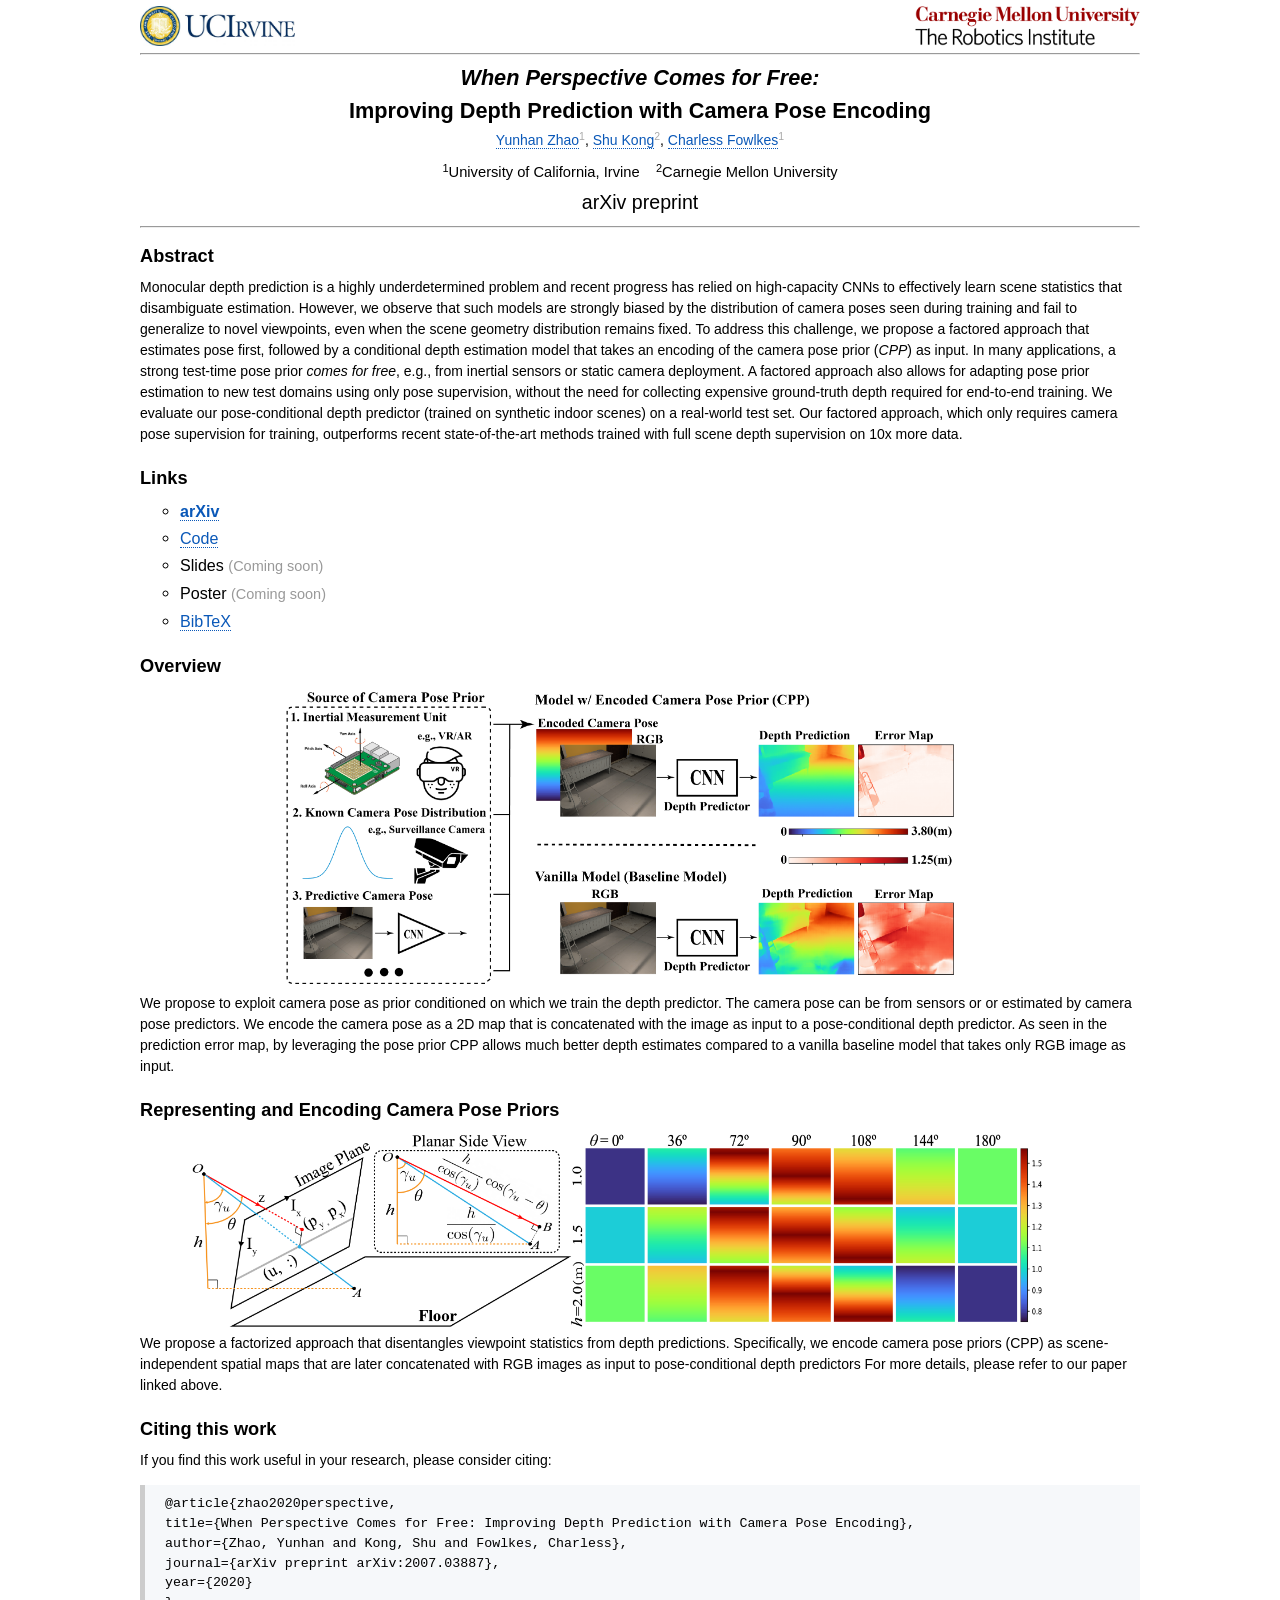
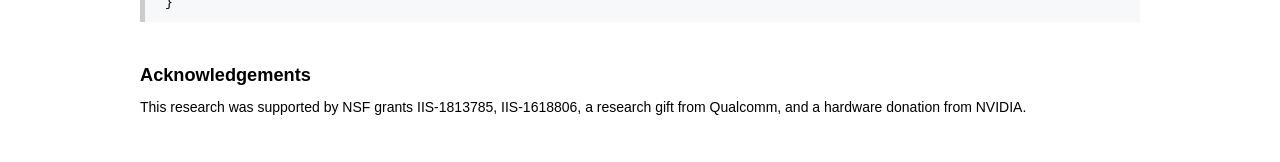
<file: arXiv/camera_pose_encoding.html>
<!DOCTYPE html>
<html lang="en">
<head>
  <meta charset="UTF-8">
  <meta name="keywords" content="camera pose, pose-conditional depth predictor, encoding camera pose, uci, fowlkes, computational vision lab"/>
  <title>When Perspective Comes for Free: Improving Depth Prediction with Camera Pose Encoding -- arXiv preprint</title>

  <link href="../css/normalize.css" rel="stylesheet" type="text/css"/>
  <link href="../css/reset.css" rel="stylesheet" type="text/css"/>
  <link href="../css/style.css" rel="stylesheet" type="text/css"/>
  <link rel="shortcut icon" href="/favicon.ico" type="image/x-icon">
  <script src="https://ajax.googleapis.com/ajax/libs/jquery/3.4.1/jquery.min.js"></script>
  
</head>
<body>
<div class="container">
  <div class="project-page">

    <div class="affiliation">
      <a href="https://www.ri.cmu.edu/"><img class="rightalign" src="img/cmu_03.png"></a>
      <a href="https://www.ics.uci.edu/"><img class="leftalign" src="img/uci_02.jpg"></a>
    </div>

    <hr>
    <h1>
      <i>When Perspective Comes for Free:</i> <br>Improving Depth Prediction with Camera Pose Encoding</br>
    </h1>

    <div class="authors">
      <a href="https://www.ics.uci.edu/~yunhaz5/">Yunhan Zhao</a><sup><font color="#A9A9A9">1</font></sup>,
      <a href="http://www.cs.cmu.edu/~shuk/">Shu Kong</a><sup><font color="#A9A9A9">2</font></sup>,
      <a href="https://www.ics.uci.edu/~fowlkes/">Charless Fowlkes</a><sup><font color="#A9A9A9">1</font></sup>

    </div>

    <div class="institution">
      <sup>1</sup>University of California, Irvine &nbsp&nbsp <sup>2</sup>Carnegie Mellon University
    </div>
    <div class="venue">
      arXiv preprint
    </div>

    <hr>

    <div class="abstract section">
      <h2>Abstract</h2>
      <p>
        Monocular depth prediction is a highly underdetermined problem and recent progress has relied on high-capacity CNNs to effectively learn scene statistics that disambiguate estimation. However, we observe that such models are strongly biased by the distribution of camera poses seen during training and fail to generalize to novel viewpoints, even when the scene geometry distribution remains fixed. To address this challenge, we propose a factored approach that estimates pose first, followed by a conditional depth estimation model that takes an encoding of the camera pose prior (<i>CPP</i>) as input. In many applications, a strong test-time pose prior <i>comes for free</i>, e.g., from inertial sensors or static camera deployment. A factored approach also allows for adapting pose prior estimation to new test domains using only pose supervision, without the need for collecting expensive ground-truth depth required for end-to-end training.  We evaluate our pose-conditional depth predictor (trained on synthetic indoor scenes) on a real-world test set. Our factored approach, which only requires camera pose supervision for training, outperforms recent state-of-the-art methods trained with full scene depth supervision on 10x more data. 
      </p>
    </div>

    <div class="links section">
<!--      <div class="preview">-->
<!--        <a href="">-->
<!--          <img src="preview/000.png" alt="page 1">-->
<!--          <img src="preview/001.png" alt="page 2">-->
<!--          <img src="preview/002.png" alt="page 3">-->
<!--          <img src="preview/003.png" alt="page 4">-->
<!--          <img src="preview/004.png" alt="page 5">-->
<!--          <img src="preview/005.png" alt="page 6">-->
<!--          <img src="preview/006.png" alt="page 7">-->
<!--          <img src="preview/007.png" alt="page 8">-->
<!--          <img src="preview/011.png" alt="page 12">-->
<!--          <img src="preview/012.png" alt="page 13">-->
<!--          <img src="preview/013.png" alt="page 14">-->
<!--          <img src="preview/014.png" alt="page 15">-->
<!--        </a>-->
<!--      </div>-->
      <h2>Links</h2>
      <ul>
        <li><a href="https://arxiv.org/pdf/2007.03887.pdf"><strong>arXiv</strong></a></li>
        <li><a href="https://github.com/yzhao520/CPP">Code</a></li>
        <li>Slides <span>(Coming soon)</span></li>
        <li>Poster <span>(Coming soon)</span></li>
        <li><a href="zhao2020perspective.bib">BibTeX</a></li>
      </ul>
    </div>

    <div class="overview section">
      <h2>Overview</h2>
      <div style="text-align: center">
        <img src="img/flowchart.png" height="300px" style="margin-right: 46px">
      </div>
      <p>
        We propose to exploit camera pose as prior conditioned on which we train the depth predictor. The camera pose can be from sensors or or estimated by camera pose predictors. We encode the camera pose as a 2D map that is concatenated with the image as input to a pose-conditional depth predictor. As seen in the prediction error map, by leveraging the pose prior CPP allows much better depth estimates compared to a vanilla baseline model that takes only RGB image as input.
      </p>
    </div>

    <div class="method section">
      <h2>Representing and Encoding Camera Pose Priors</h2>
      <div style="text-align: center">
        <img src="img/encoding.png" width="850px" style="margin-right: 46px">
      </div>
      <p>
        We propose a factorized approach that disentangles viewpoint statistics from depth predictions. Specifically, we encode camera pose priors (CPP) as scene-independent spatial maps that are later concatenated with RGB images as input to pose-conditional depth predictors For more details, please refer to our paper linked above.
      </p>
    </div>

    <div class="citing section">
      <h2>Citing this work</h2>
      <p>If you find this work useful in your research, please consider citing:</p>
      <pre>@article{zhao2020perspective,
            title={When Perspective Comes for Free: Improving Depth Prediction with Camera Pose Encoding},
            author={Zhao, Yunhan and Kong, Shu and Fowlkes, Charless},
            journal={arXiv preprint arXiv:2007.03887},
            year={2020}
            }
      </pre>
    </div>

    <div class="acknowledgements section">
      <h2>Acknowledgements</h2>
      <p>This research was supported by NSF grants IIS-1813785, IIS-1618806, a research gift from Qualcomm, and a hardware donation from NVIDIA.</p>
    </div>


  </div>
</div>
</body>
</html>
</file>
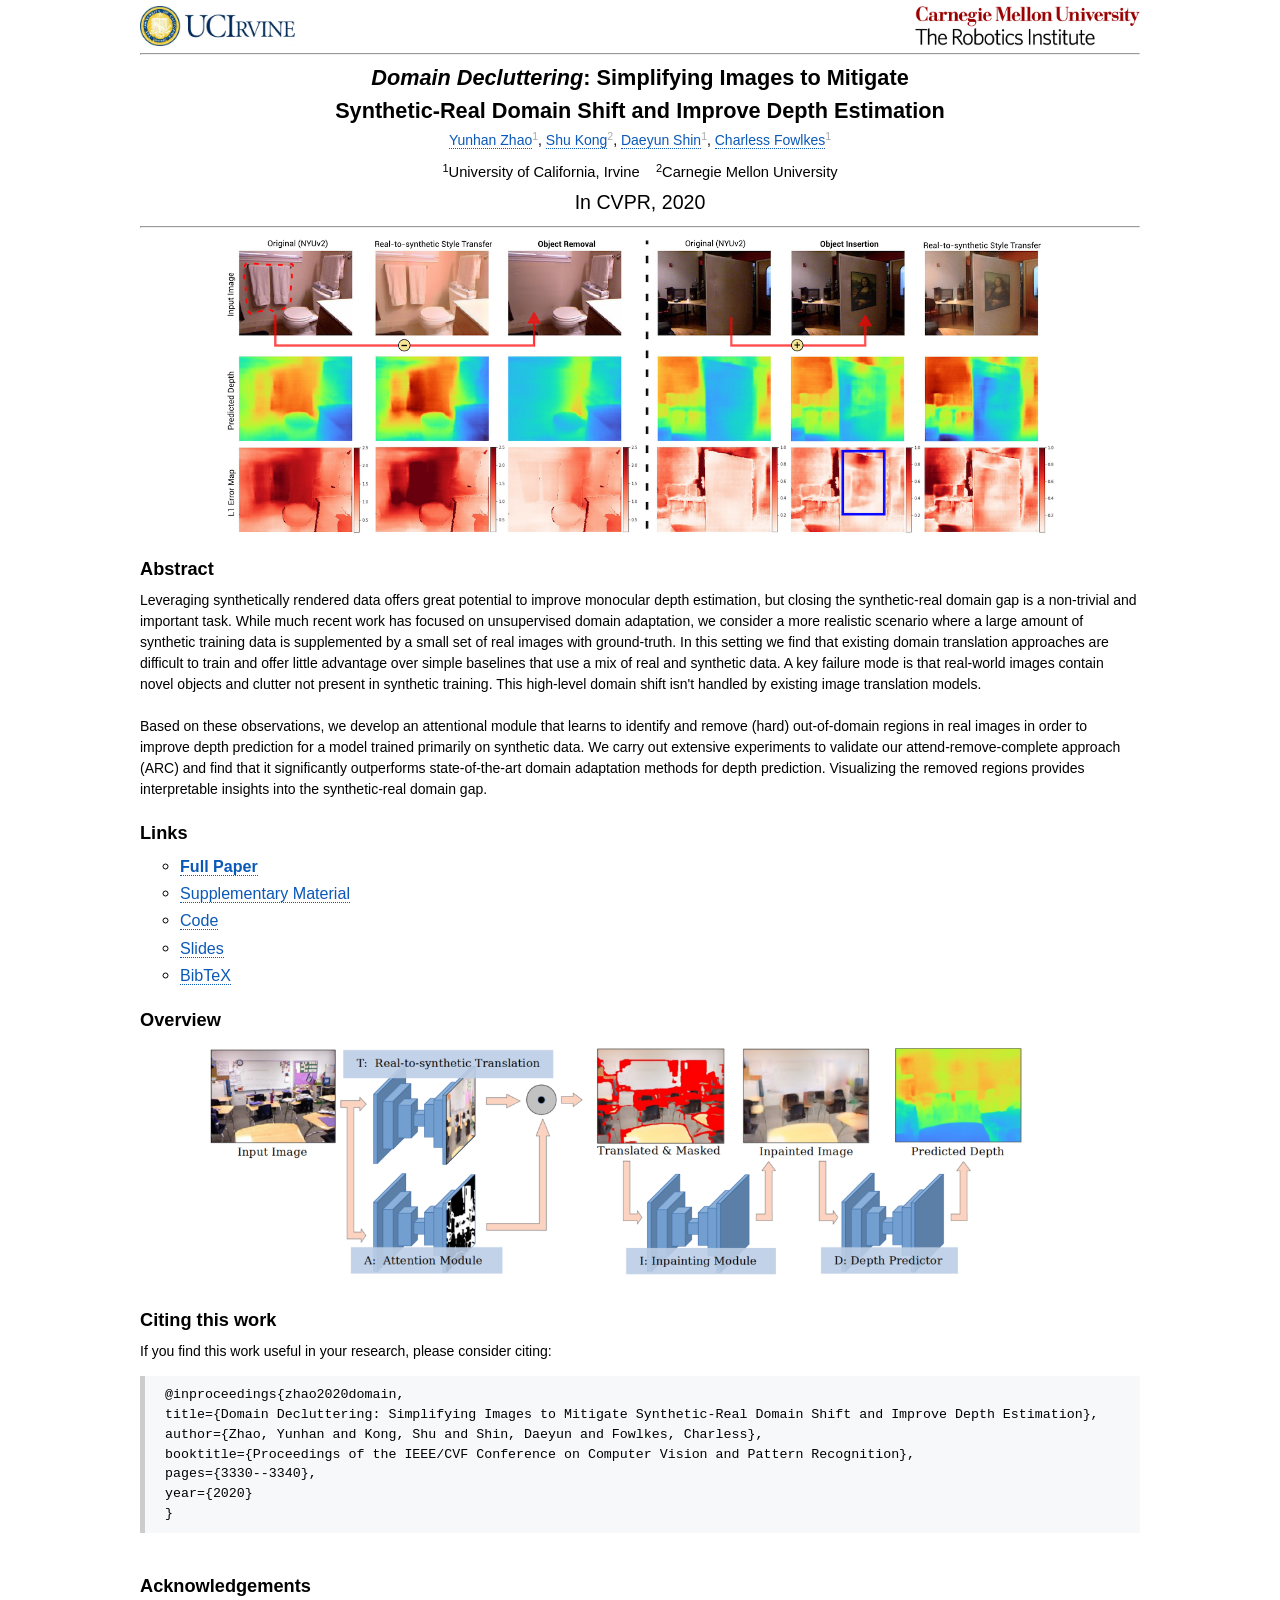
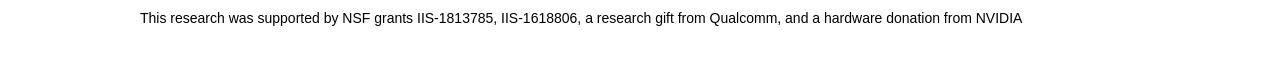
<file: cvpr2020/domain_decluttering.html>
<!DOCTYPE html>
<html lang="en">
<head>
  <meta charset="UTF-8">
  <meta name="keywords" content="Monocular depth prediction, real-synthetic domain shift, synthetic training data, domain adaptation, image inpainting, high-level domain gaps, uci, fowlkes, computational vision lab"/>
  <title>Domain Decluttering: Simplifying Images to Mitigate Synthetic-Real Domain Shift and Improve Depth Estimation - CVPR 2020</title>

  <link href="../css/normalize.css" rel="stylesheet" type="text/css"/>
  <link href="../css/reset.css" rel="stylesheet" type="text/css"/>
  <link href="../css/style.css" rel="stylesheet" type="text/css"/>
  <link rel="shortcut icon" href="/favicon.ico" type="image/x-icon">
  <script src="https://ajax.googleapis.com/ajax/libs/jquery/3.4.1/jquery.min.js"></script>
  
</head>
<body>
<div class="container">
  <div class="project-page">

    <div class="affiliation">
      <a href="https://www.ri.cmu.edu/"><img class="rightalign" src="img/cmu_03.png"></a>
      <a href="https://www.ics.uci.edu/"><img class="leftalign" src="img/uci_02.jpg"></a>
    </div>

    <hr>
    <h1>
      <i>Domain Decluttering</i>: Simplifying Images to Mitigate <br> Synthetic-Real Domain Shift and Improve Depth Estimation
    </h1>

    <div class="authors">
      <a href="https://www.ics.uci.edu/~yunhaz5/">Yunhan Zhao</a><sup><font color="#A9A9A9">1</font></sup>,
      <a href="http://www.cs.cmu.edu/~shuk/">Shu Kong</a><sup><font color="#A9A9A9">2</font></sup>,
      <a href="https://research.dshin.org">Daeyun Shin</a><sup><font color="#A9A9A9">1</font></sup>,
      <a href="https://www.ics.uci.edu/~fowlkes/">Charless Fowlkes</a><sup><font color="#A9A9A9">1</font></sup>

    </div>

    <div class="institution">
      <sup>1</sup>University of California, Irvine &nbsp&nbsp <sup>2</sup>Carnegie Mellon University
    </div>
    <div class="venue">
      In CVPR, 2020
    </div>

    <hr>

    <div style="text-align: center">
      <img src="img/figure1.png" height="300px">
    </div>

    <div class="abstract section">
      <h2>Abstract</h2>
      <p>
        Leveraging synthetically rendered data offers great potential
        to improve monocular depth estimation,
        but closing the synthetic-real domain gap is a non-trivial and
        important task.
        While much recent work has focused on unsupervised domain adaptation,
        we consider a more realistic scenario where a large amount of
        synthetic training data is supplemented by a small set of real
        images with ground-truth.
        In this setting we find that existing domain translation approaches
        are difficult to train and offer little advantage over simple
        baselines that use a mix of real and synthetic data. A key failure
        mode is that real-world images contain novel objects and clutter not
        present in synthetic training. This high-level domain shift
        isn't handled by existing image translation models.
      </p>
      <br>
      <p>
        Based on these observations,
        we develop an attentional module that learns to identify and remove
        (hard) out-of-domain regions in real images in order to improve
        depth prediction for a model trained primarily on synthetic data.
        We carry out extensive experiments to validate our
        attend-remove-complete approach (ARC) and find that it
        significantly outperforms state-of-the-art domain adaptation methods
        for depth prediction. Visualizing the removed regions provides
        interpretable insights into the synthetic-real domain gap.
      </p>
    </div>

    <div class="links section">
<!--      <div class="preview">-->
<!--        <a href="">-->
<!--          <img src="preview/000.png" alt="page 1">-->
<!--          <img src="preview/001.png" alt="page 2">-->
<!--          <img src="preview/002.png" alt="page 3">-->
<!--          <img src="preview/003.png" alt="page 4">-->
<!--          <img src="preview/004.png" alt="page 5">-->
<!--          <img src="preview/005.png" alt="page 6">-->
<!--          <img src="preview/006.png" alt="page 7">-->
<!--          <img src="preview/007.png" alt="page 8">-->
<!--          <img src="preview/011.png" alt="page 12">-->
<!--          <img src="preview/012.png" alt="page 13">-->
<!--          <img src="preview/013.png" alt="page 14">-->
<!--          <img src="preview/014.png" alt="page 15">-->
<!--        </a>-->
<!--      </div>-->
      <h2>Links</h2>
      <ul>
        <li><a href="https://openaccess.thecvf.com/content_CVPR_2020/papers/Zhao_Domain_Decluttering_Simplifying_Images_to_Mitigate_Synthetic-Real_Domain_Shift_and_CVPR_2020_paper.pdf"><strong>Full Paper</strong></a></li>
        <li><a href="https://openaccess.thecvf.com/content_CVPR_2020/supplemental/Zhao_Domain_Decluttering_Simplifying_CVPR_2020_supplemental.pdf">Supplementary Material</a></li>
        <li><a href="https://github.com/yzhao520/ARC">Code</a></li>
        <li><a href="4343-slides.pdf">Slides</a></li>
        <li><a href="zhao2020domain.bib">BibTeX</a></li>
      </ul>
    </div>

    <div class="overview section">
      <h2>Overview</h2>
      <div style="text-align: center">
        <img src="img/system.png" height="240px" style="margin-right: 46px">
      </div>
    </div>

    <div class="citing section">
      <h2>Citing this work</h2>
      <p>If you find this work useful in your research, please consider citing:</p>
      <pre>@inproceedings{zhao2020domain,
            title={Domain Decluttering: Simplifying Images to Mitigate Synthetic-Real Domain Shift and Improve Depth Estimation},
            author={Zhao, Yunhan and Kong, Shu and Shin, Daeyun and Fowlkes, Charless},
            booktitle={Proceedings of the IEEE/CVF Conference on Computer Vision and Pattern Recognition},
            pages={3330--3340},
            year={2020}
          }
      </pre>
    </div>

    <div class="acknowledgements section">
      <h2>Acknowledgements</h2>
      <p>This research was supported by NSF
          grants IIS-1813785, IIS-1618806, a research gift from
          Qualcomm, and a hardware donation from NVIDIA</p>
    </div>


  </div>
</div>
</body>
</html>
</file>
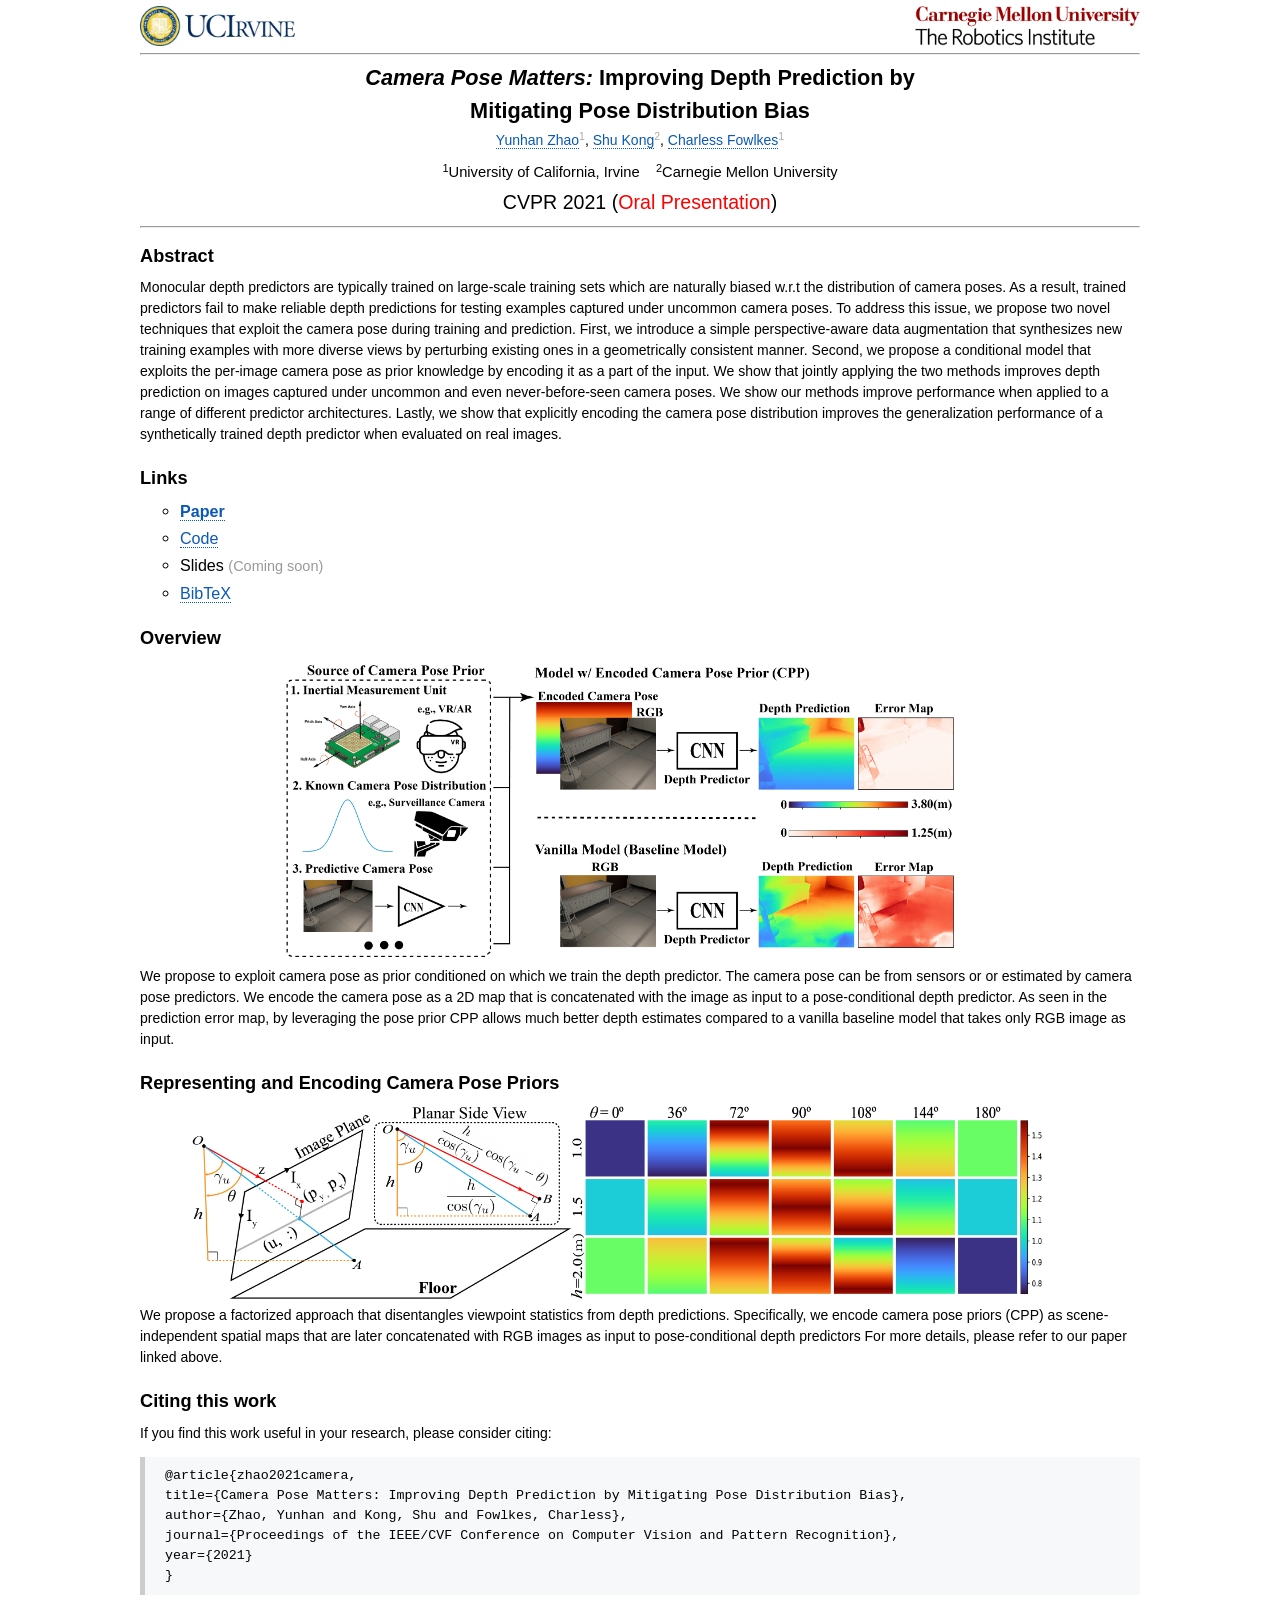
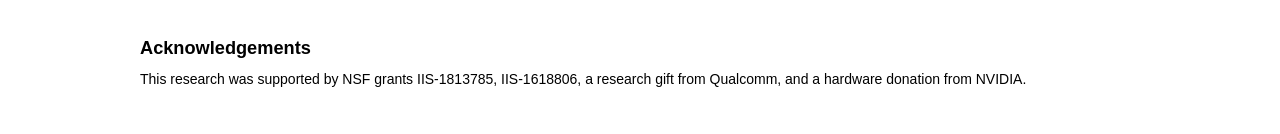
<file: cvpr2021/cpp.html>
<!DOCTYPE html>
<html lang="en">
<head>
  <meta charset="UTF-8">
  <meta name="keywords" content="camera pose, pose-conditional depth predictor, encoding camera pose, uci, fowlkes, computational vision lab"/>
  <title>Camera Pose Matters: Improving Depth Prediction by Mitigating Pose Distribution Bias -- CVPR 2021</title>

  <link href="../css/normalize.css" rel="stylesheet" type="text/css"/>
  <link href="../css/reset.css" rel="stylesheet" type="text/css"/>
  <link href="../css/style.css" rel="stylesheet" type="text/css"/>
  <link rel="shortcut icon" href="/favicon.ico" type="image/x-icon">
  <script src="https://ajax.googleapis.com/ajax/libs/jquery/3.4.1/jquery.min.js"></script>
  
</head>
<body>
<div class="container">
  <div class="project-page">

    <div class="affiliation">
      <a href="https://www.ri.cmu.edu/"><img class="rightalign" src="img/cmu_03.png"></a>
      <a href="https://www.ics.uci.edu/"><img class="leftalign" src="img/uci_02.jpg"></a>
    </div>

    <hr>
    <h1>
      <i>Camera Pose Matters:</i> Improving Depth Prediction by<br> Mitigating Pose Distribution Bias</br>
    </h1>

    <div class="authors">
      <a href="https://www.ics.uci.edu/~yunhaz5/">Yunhan Zhao</a><sup><font color="#A9A9A9">1</font></sup>,
      <a href="http://www.cs.cmu.edu/~shuk/">Shu Kong</a><sup><font color="#A9A9A9">2</font></sup>,
      <a href="https://www.ics.uci.edu/~fowlkes/">Charless Fowlkes</a><sup><font color="#A9A9A9">1</font></sup>

    </div>

    <div class="institution">
      <sup>1</sup>University of California, Irvine &nbsp&nbsp <sup>2</sup>Carnegie Mellon University
    </div>
    <div class="venue">
      CVPR 2021 (<font color="red">Oral Presentation</font>)
    </div>

    <hr>

    <div class="abstract section">
      <h2>Abstract</h2>
      <p>
        Monocular depth predictors are typically trained on large-scale training sets which are naturally biased w.r.t the distribution of camera poses. As a result, trained predictors fail to make reliable depth predictions for testing examples captured under uncommon camera poses. To address this issue, we propose two novel techniques that exploit the camera pose during training and prediction. First, we introduce a simple perspective-aware data augmentation that synthesizes new training examples with more diverse views by perturbing existing ones in a geometrically consistent manner. Second, we propose a conditional model that exploits the per-image camera pose as prior knowledge by encoding it as a part of the input. We show that jointly applying the two methods improves depth prediction on images captured under uncommon and even never-before-seen camera poses. We show our methods improve performance when applied to a range of different predictor architectures. Lastly, we show that explicitly encoding the camera pose distribution improves the generalization performance of a synthetically trained depth predictor when evaluated on real images.
      </p>
    </div>

    <div class="links section">
<!--      <div class="preview">-->
<!--        <a href="">-->
<!--          <img src="preview/000.png" alt="page 1">-->
<!--          <img src="preview/001.png" alt="page 2">-->
<!--          <img src="preview/002.png" alt="page 3">-->
<!--          <img src="preview/003.png" alt="page 4">-->
<!--          <img src="preview/004.png" alt="page 5">-->
<!--          <img src="preview/005.png" alt="page 6">-->
<!--          <img src="preview/006.png" alt="page 7">-->
<!--          <img src="preview/007.png" alt="page 8">-->
<!--          <img src="preview/011.png" alt="page 12">-->
<!--          <img src="preview/012.png" alt="page 13">-->
<!--          <img src="preview/013.png" alt="page 14">-->
<!--          <img src="preview/014.png" alt="page 15">-->
<!--        </a>-->
<!--      </div>-->
      <h2>Links</h2>
      <ul>
        <li><a href="https://arxiv.org/pdf/2007.03887.pdf"><strong>Paper</strong></a></li>
        <li><a href="https://github.com/yzhao520/CPP">Code</a></li>
        <li>Slides <span>(Coming soon)</span></li>
<!--         <li>Poster <span>(Coming soon)</span></li> -->
        <li><a href="zhao2020perspective.bib">BibTeX</a></li>
      </ul>
    </div>

    <div class="overview section">
      <h2>Overview</h2>
      <div style="text-align: center">
        <img src="img/flowchart.png" height="300px" style="margin-right: 46px">
      </div>
      <p>
        We propose to exploit camera pose as prior conditioned on which we train the depth predictor. The camera pose can be from sensors or or estimated by camera pose predictors. We encode the camera pose as a 2D map that is concatenated with the image as input to a pose-conditional depth predictor. As seen in the prediction error map, by leveraging the pose prior CPP allows much better depth estimates compared to a vanilla baseline model that takes only RGB image as input.
      </p>
    </div>

    <div class="method section">
      <h2>Representing and Encoding Camera Pose Priors</h2>
      <div style="text-align: center">
        <img src="img/encoding.png" width="850px" style="margin-right: 46px">
      </div>
      <p>
        We propose a factorized approach that disentangles viewpoint statistics from depth predictions. Specifically, we encode camera pose priors (CPP) as scene-independent spatial maps that are later concatenated with RGB images as input to pose-conditional depth predictors For more details, please refer to our paper linked above.
      </p>
    </div>

    <div class="citing section">
      <h2>Citing this work</h2>
      <p>If you find this work useful in your research, please consider citing:</p>
      <pre>@article{zhao2021camera,
            title={Camera Pose Matters: Improving Depth Prediction by Mitigating Pose Distribution Bias},
            author={Zhao, Yunhan and Kong, Shu and Fowlkes, Charless},
            journal={Proceedings of the IEEE/CVF Conference on Computer Vision and Pattern Recognition},
            year={2021}
            }
      </pre>
    </div>

    <div class="acknowledgements section">
      <h2>Acknowledgements</h2>
      <p>This research was supported by NSF grants IIS-1813785, IIS-1618806, a research gift from Qualcomm, and a hardware donation from NVIDIA.</p>
    </div>


  </div>
</div>
</body>
</html>
</file>
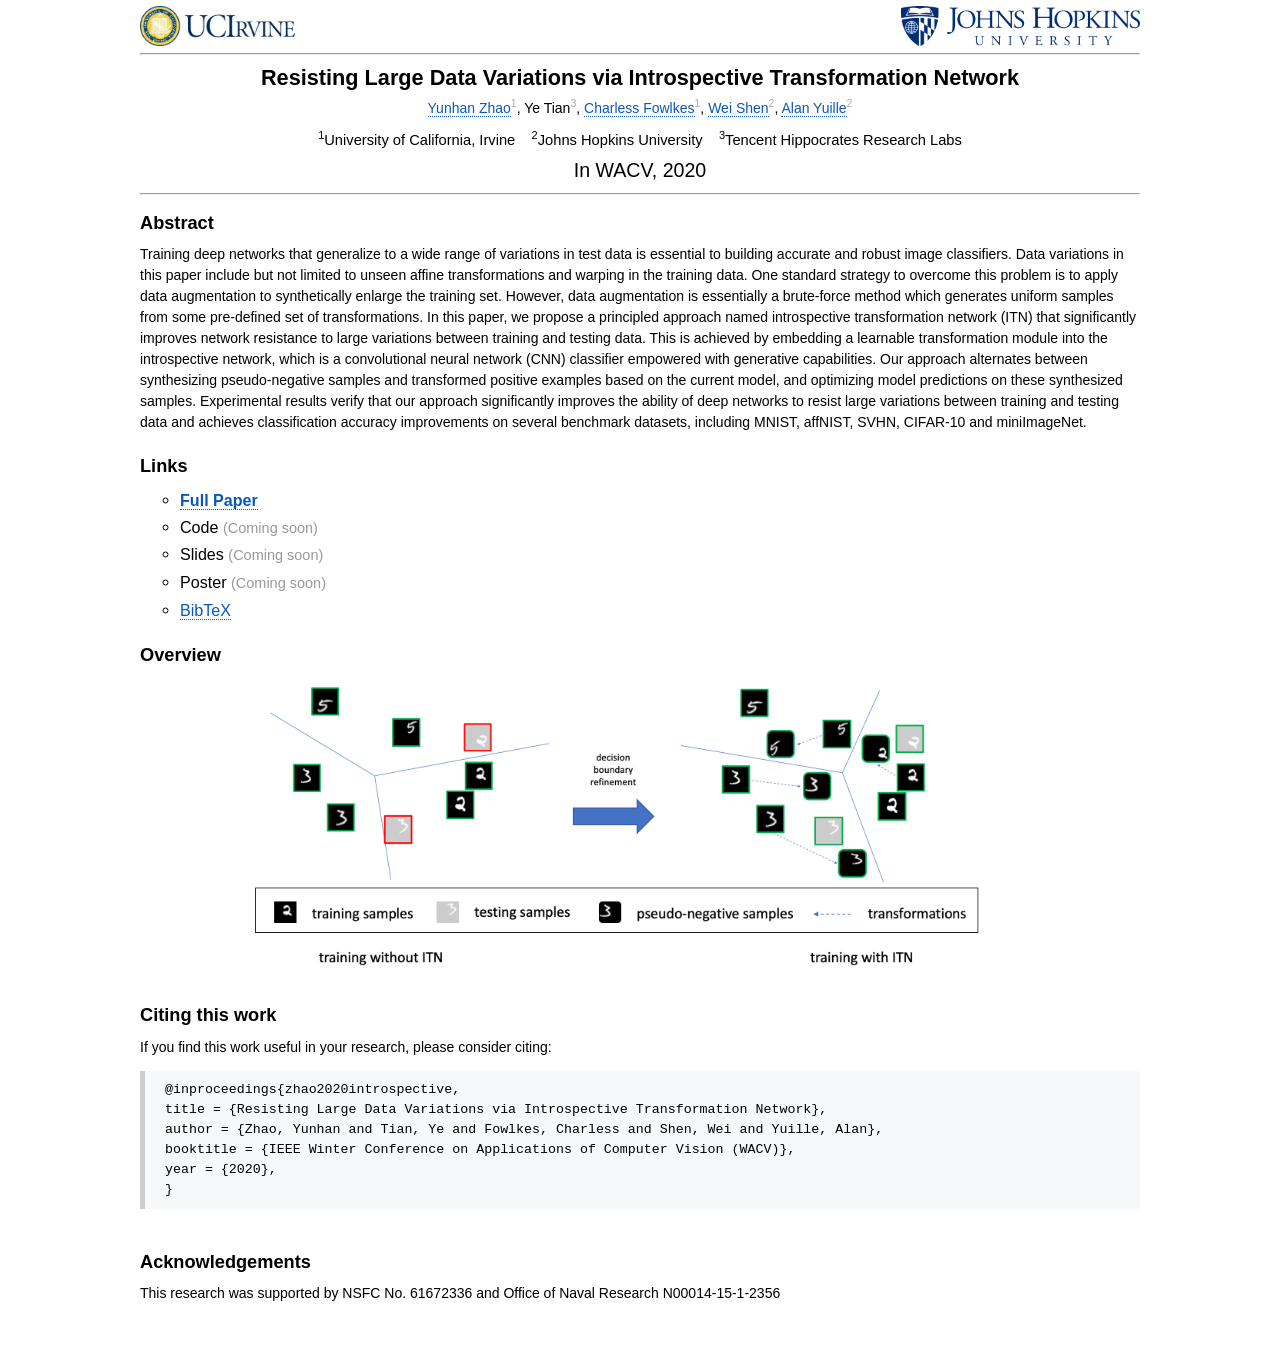
<file: wacv2020/introspective_transformation_network.html>
<!DOCTYPE html>
<html lang="en">
<head>
  <meta charset="UTF-8">
  <meta name="keywords" content="introspective learning, hard example mining, generative models, uci, fowlkes, computational vision lab"/>
  <title>Resisting Large Data Variations via Introspective Transformation Network - WACV 2020</title>

  <link href="../css/normalize.css" rel="stylesheet" type="text/css"/>
  <link href="../css/reset.css" rel="stylesheet" type="text/css"/>
  <link href="../css/style.css" rel="stylesheet" type="text/css"/>
  <link rel="shortcut icon" href="/favicon.ico" type="image/x-icon">
  <link rel="icon" type="image/png" href="images/seal_icon.png">
  <script src="https://ajax.googleapis.com/ajax/libs/jquery/3.4.1/jquery.min.js"></script>
</head>
<body>
<div class="container">
  <div class="project-page">

    <div class="affiliation">
      <a href="https://www.cs.jhu.edu/"><img class="rightalign" src="img/jhu_03.png"></a>
      <a href="https://www.ics.uci.edu/"><img class="leftalign" src="img/uci_02.jpg"></a>
    </div>

    <hr>
    <h1>
      Resisting Large Data Variations via Introspective Transformation Network
    </h1>

    <div class="authors">
      <a href="https://www.ics.uci.edu/~yunhaz5/">Yunhan Zhao</a><sup><font color="#A9A9A9">1</font></sup>,
      Ye Tian<sup><font color="#A9A9A9">3</font></sup>,
      <a href="https://www.ics.uci.edu/~fowlkes/">Charless Fowlkes</a><sup><font color="#A9A9A9">1</font></sup>,
      <a href="http://wei-shen.weebly.com/">Wei Shen</a><sup><font color="#A9A9A9">2</font></sup>,
      <a href="http://www.cs.jhu.edu/~ayuille/">Alan Yuille</a><sup><font color="#A9A9A9">2</font></sup>
    </div>

    <div class="institution">
      <sup>1</sup>University of California, Irvine &nbsp&nbsp <sup>2</sup>Johns Hopkins University &nbsp&nbsp <sup>3</sup>Tencent Hippocrates Research Labs
    </div>
    <div class="venue">
      In WACV, 2020
    </div>

    <hr>

<!--     <div style="text-align: center">
      <img src="img/figure1.png" height="300px">
    </div> -->

    <div class="abstract section">
      <h2>Abstract</h2>
      <p>
        Training deep networks that generalize to a wide range of variations in test data is essential to building accurate and robust image classifiers. Data variations in this paper include but not limited to unseen affine transformations and warping in the training data. One standard strategy to overcome this problem is to apply data augmentation to synthetically enlarge the training set. However, data augmentation is essentially a brute-force method which generates uniform samples from some pre-defined set of transformations. In this paper, we propose a principled approach named introspective transformation network (ITN) that significantly improves network resistance to large variations between training and testing data. This is achieved by embedding a learnable transformation module into the introspective network, which is a convolutional neural network (CNN) classifier empowered with generative capabilities. Our approach alternates between synthesizing pseudo-negative samples and transformed positive examples based on the current model, and optimizing model predictions on these synthesized samples. Experimental results verify that our approach significantly improves the ability of deep networks to resist large variations between training and testing data and achieves classification accuracy improvements on several benchmark datasets, including MNIST, affNIST, SVHN, CIFAR-10 and miniImageNet.

      </p>
    </div>

    <div class="links section">
<!--      <div class="preview">-->
<!--        <a href="">-->
<!--          <img src="preview/000.png" alt="page 1">-->
<!--          <img src="preview/001.png" alt="page 2">-->
<!--          <img src="preview/002.png" alt="page 3">-->
<!--          <img src="preview/003.png" alt="page 4">-->
<!--          <img src="preview/004.png" alt="page 5">-->
<!--          <img src="preview/005.png" alt="page 6">-->
<!--          <img src="preview/006.png" alt="page 7">-->
<!--          <img src="preview/007.png" alt="page 8">-->
<!--          <img src="preview/011.png" alt="page 12">-->
<!--          <img src="preview/012.png" alt="page 13">-->
<!--          <img src="preview/013.png" alt="page 14">-->
<!--          <img src="preview/014.png" alt="page 15">-->
<!--        </a>-->
<!--      </div>-->
      <h2>Links</h2>
      <ul>
        <li><a href="https://arxiv.org/abs/1805.06447"><strong>Full Paper</strong></a></li>
        <li>Code <span>(Coming soon)</span></li>
        <li>Slides <span>(Coming soon)</span></li>
        <li>Poster <span>(Coming soon)</span></li>
        <li><a href="zhao2020introspective.bib">BibTeX</a></li>
      </ul>
    </div>

    <div class="overview section">
      <h2>Overview</h2>
      <div style="text-align: center">
        <img src="img/ITN.png" height="300px" style="margin-right: 46px">
      </div>
    </div>

    <div class="citing section">
      <h2>Citing this work</h2>
      <p>If you find this work useful in your research, please consider citing:</p>
      <pre>@inproceedings{zhao2020introspective,
          title = {Resisting Large Data Variations via Introspective Transformation Network},
          author = {Zhao, Yunhan and Tian, Ye and Fowlkes, Charless and Shen, Wei and Yuille, Alan},
          booktitle = {IEEE Winter Conference on Applications of Computer Vision (WACV)},
          year = {2020},
      }</pre>
    </div>

    <div class="acknowledgements section">
      <h2>Acknowledgements</h2>
      <p>This research was supported by NSFC No. 61672336 and Office of Naval Research N00014-15-1-2356</p>
    </div>


  </div>
</div>
</body>
</html>
</file>
<file: css/style.css>
@charset "utf-8";

html {
    font-size: 14px;
    color: #000;
    overflow: -moz-scrollbars-vertical;
    overflow-y: scroll;
}

body {
    font-family: Verdana, Arial, Helvetica, sans-serif;
    line-height: 1.5;
    margin: 0;
    padding: 0;
}

.container {
    width: 1000px;
    margin: 0 auto;
    background: #fff;
}

.alignleft {
    float: left;
}

.alignright {
    float: right;
}

a, a:link, a:visited {
    color: #0a58b8;
    text-decoration: none;
    border-bottom: 1px dotted #0a58b8;
}

a:hover, a:active, a:focus {
    background-color: rgba(10, 88, 184, 0.07);
}

code {
    background-color: #e7e7e7;
    border: 1px solid #efefef;
    overflow: auto;
    -moz-border-radius: 2px;
    border-radius: 2px;
    padding: 1px;
    font-size: 12px;
    font-family: Consolas, "Andale Mono WT", "Andale Mono", "Lucida Console", "Lucida Sans Typewriter", "DejaVu Sans Mono", "Bitstream Vera Sans Mono", "Liberation Mono", "Nimbus Mono L", Monaco, "Courier New", Courier, monospace;
}

pre > code {
    background-color: #f8f8f8;
    border: 1px solid #ccc;
    -moz-border-radius: 4px;
    border-radius: 4px;
    display: block;
    margin-top: 4px;
    margin-bottom: 4px;
    padding: 6px;
    line-height: 1.5;
    text-align:justify;
    word-break: break-word;
    white-space: pre-line;
    overflow-wrap: break-word;
    -ms-word-break: break-word;
    -ms-hyphens: auto;
    -moz-hyphens: auto;
    -webkit-hyphens: auto;
    hyphens: auto;
}

pre {
    white-space: pre-line;
    word-wrap: break-word;
    /*text-align: justify;*/
    font-family: Consolas, "Andale Mono WT", "Andale Mono", "Lucida Console", "Lucida Sans Typewriter", "DejaVu Sans Mono", "Bitstream Vera Sans Mono", "Liberation Mono", "Nimbus Mono L", Monaco, "Courier New", Courier, monospace;
}

em {
    font-style: italic;
}

strong {
    font-weight: bold;
}

/* remove Firefox's dotted outline on textboxes, links, and buttons */
textarea:focus,
input:focus {
    outline: none;
}

a:focus {
    outline: none;
}

button::-moz-focus-inner {
    border: 0;
}

div.spacing {
    margin-top: 20px;
}

.project-page {
    width: 1000px;
    display: block;
    margin-top: 6px;
}

.project-page > h1 {
    font-size: 155%;
    text-align: center;
    font-weight: bold;
    margin-bottom: 3px;
}

.project-page .authors {
    text-align: center;
    margin-bottom: 0px;
}

.project-page .venue {
    text-align: center;
    margin-bottom: 8px;
    font-size: 140%;
}

.project-page .preview {
    text-align: left;
    display: block;
    font-size: 0;
    float: right;
    width: 400px;
}

.project-page .preview > a {
    display: block;
    text-decoration: none;
    border: 0;
    padding: 3px;
}

.project-page .preview img {
    border: 1px #666 solid;
    padding: 2px;
    margin-left: 1px;
    margin-right: 1px;
    height: 83px;
}

.project-page > div.section {
    margin-top: 15px;
    margin-bottom: 20px;
}

.project-page h2 {
    font-size: 130%;
    font-weight: bold;
    margin-bottom: 7px;
}

.project-page .citing pre {
    font-family: monospace;
    background-color: #f6f8fa;
    width: 1000px;
    font-size: 95%;
    border-left: 5px #ccc solid;
    padding: 9px 9px 9px 20px;
    margin-bottom: 40px;
}

.project-page .links > ul li {
    list-style-type: circle;
    margin-left: 40px;
    margin-top: 3px;
    font-size: 115%;
}

.project-page .links > ul li span {
    font-size: 90%;
    color: #999999;
}

.project-page .updates > ul li {
    list-style-type: circle;
    margin-left: 30px;
    margin-top: 3px;
}

.project-page h2 span {
    font-size: 70%;
    color: #777;
    padding-left: 10px;
}

.project-page h4 span {
    font-size: 78%;
    color: #888;
    padding-left: 4px;
}

.project-page .overview img {
}

.project-page .overview ol {
    counter-reset: list;
}

.project-page .overview ol > li {
    list-style: none;
    position: relative;
    margin-left: 34px;
    margin-bottom: 4px;
}

.project-page .overview ol > li:before {
    counter-increment: list;
    content: "(" counter(list, lower-alpha) ") ";
    position: absolute;
    left: -2em;
}

.project-page .video-container {
    text-align: center;
}

.project-page .affiliation {
    text-align: center;
    height: 40px;
}

.project-page .affiliation img {
    height: 100%;
}

.leftalign {
    float: left;
}

.rightalign {
    float: right;
}

.project-page .affiliation a {
    border: 0;
    padding: 0;
    margin: 0;
}

.project-page .overview img {
    padding: 3px;
}

.project-page .institution {
    display: block;
    text-align: center;
    margin-top: 10px;
    margin-bottom: 5px;
    font-size: 105%;
}

.project-page .overview h4 {
    text-align: left;
    margin-top: 10px;
    margin-bottom: 2px;
    font-size: 110%;
}

.project-page div.acknowledgements {
    display: block;
    margin-bottom: 44px;
}
</file>
